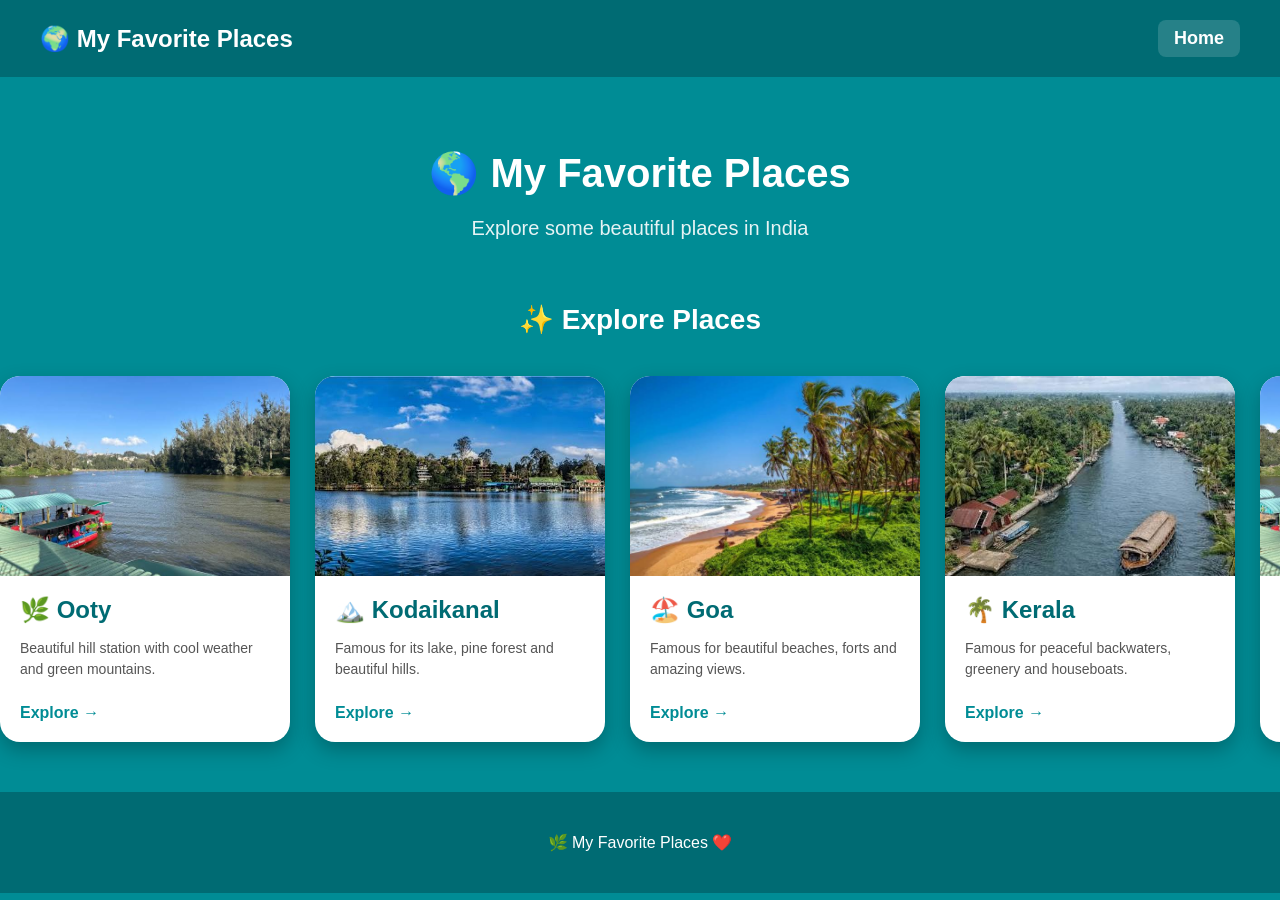
<file: index.html>
<!DOCTYPE html>
<html lang="en">

<head>
    <meta charset="UTF-8">
    <meta name="viewport" content="width=device-width, initial-scale=1.0">
    <title>My Favorite Places</title>
    <link rel="stylesheet" href="style.css">
</head>

<body>

    <!-- Navigation Bar -->
    <nav>
        <h2>🌍 My Favorite Places</h2>
        <a href="index.html">Home</a>
    </nav>

    <!-- Welcome Section -->
    <section class="hero">
        <h1>🌎 My Favorite Places</h1>
        <p>Explore some beautiful places in India</p>
    </section>

    <h2 class="section-title">✨ Explore Places</h2>

    <!-- Moving Cards Slider -->
    <div class="slider">
        <div class="card-track">

            <!-- OOTY CARD -->
            <a href="ooty.html" class="place-card">
                <img src="images/ooty-lake.jpg" alt="Ooty Lake">
                <div class="card-content">
                    <h2>🌿 Ooty</h2>
                    <p>Beautiful hill station with cool weather and green mountains.</p>
                    <span>Explore →</span>
                </div>
            </a>

            <!-- KODAIKANAL CARD -->
            <a href="kodaikanal.html" class="place-card">
                <img src="images/kodaikanal-lake.jpg" alt="Kodaikanal Lake">
                <div class="card-content">
                     <h2>🏔️ Kodaikanal</h2>
                     <p>Famous for its lake, pine forest and beautiful hills.</p>
                     <span>Explore →</span>
               </div>
            </a>

            <!-- GOA CARD -->
            <a href="goa.html" class="place-card">
                <img src="images/goa-beach.jpg" alt="Goa Beach">
                <div class="card-content">
                    <h2>🏖️ Goa</h2>
                    <p>Famous for beautiful beaches, forts and amazing views.</p>
                    <span>Explore →</span>
                </div>
            </a>

            <!-- KERALA CARD -->
            <a href="kerala.html" class="place-card">
                <img src="images/kerala-backwaters.jpg" alt="Kerala Backwaters">
                <div class="card-content">
                    <h2>🌴 Kerala</h2>
                    <p>Famous for peaceful backwaters, greenery and houseboats.</p>
                    <span>Explore →</span>
                </div>
            </a>

            <!-- DUPLICATE CARDS FOR SEAMLESS CONTINUOUS LOOP -->
            <a href="ooty.html" class="place-card">
                <img src="images/ooty-lake.jpg" alt="Ooty Lake">
                <div class="card-content">
                    <h2>🌿 Ooty</h2>
                    <p>Beautiful hill station with cool weather and green mountains.</p>
                    <span>Explore →</span>
                </div>
            </a>

            <a href="kodaikanal.html" class="place-card">
                <img src="images/kodaikanal-lake.jpg" alt="Kodaikanal Lake">
                <div class="card-content">
                    <h2>🏔️ Kodaikanal</h2>
                    <p>Famous for its lake, pine forest and beautiful hills.</p>
                    <span>Explore →</span>
                </div>
            </a>

            <a href="goa.html" class="place-card">
                <img src="images/goa-beach.jpg" alt="Goa Beach">
                <div class="card-content">
                    <h2>🏖️ Goa</h2>
                    <p>Famous for beautiful beaches, forts and amazing views.</p>
                    <span>Explore →</span>
                </div>
            </a>

            <a href="kerala.html" class="place-card">
                <img src="images/kerala-backwaters.jpg" alt="Kerala Backwaters">
                <div class="card-content">
                    <h2>🌴 Kerala</h2>
                    <p>Famous for peaceful backwaters, greenery and houseboats.</p>
                    <span>Explore →</span>
                </div>
            </a>

        </div>
    </div>

    <!-- Footer -->
    <footer>
        <p>🌿 My Favorite Places ❤️</p>
    </footer>

</body>

</html>
</file>
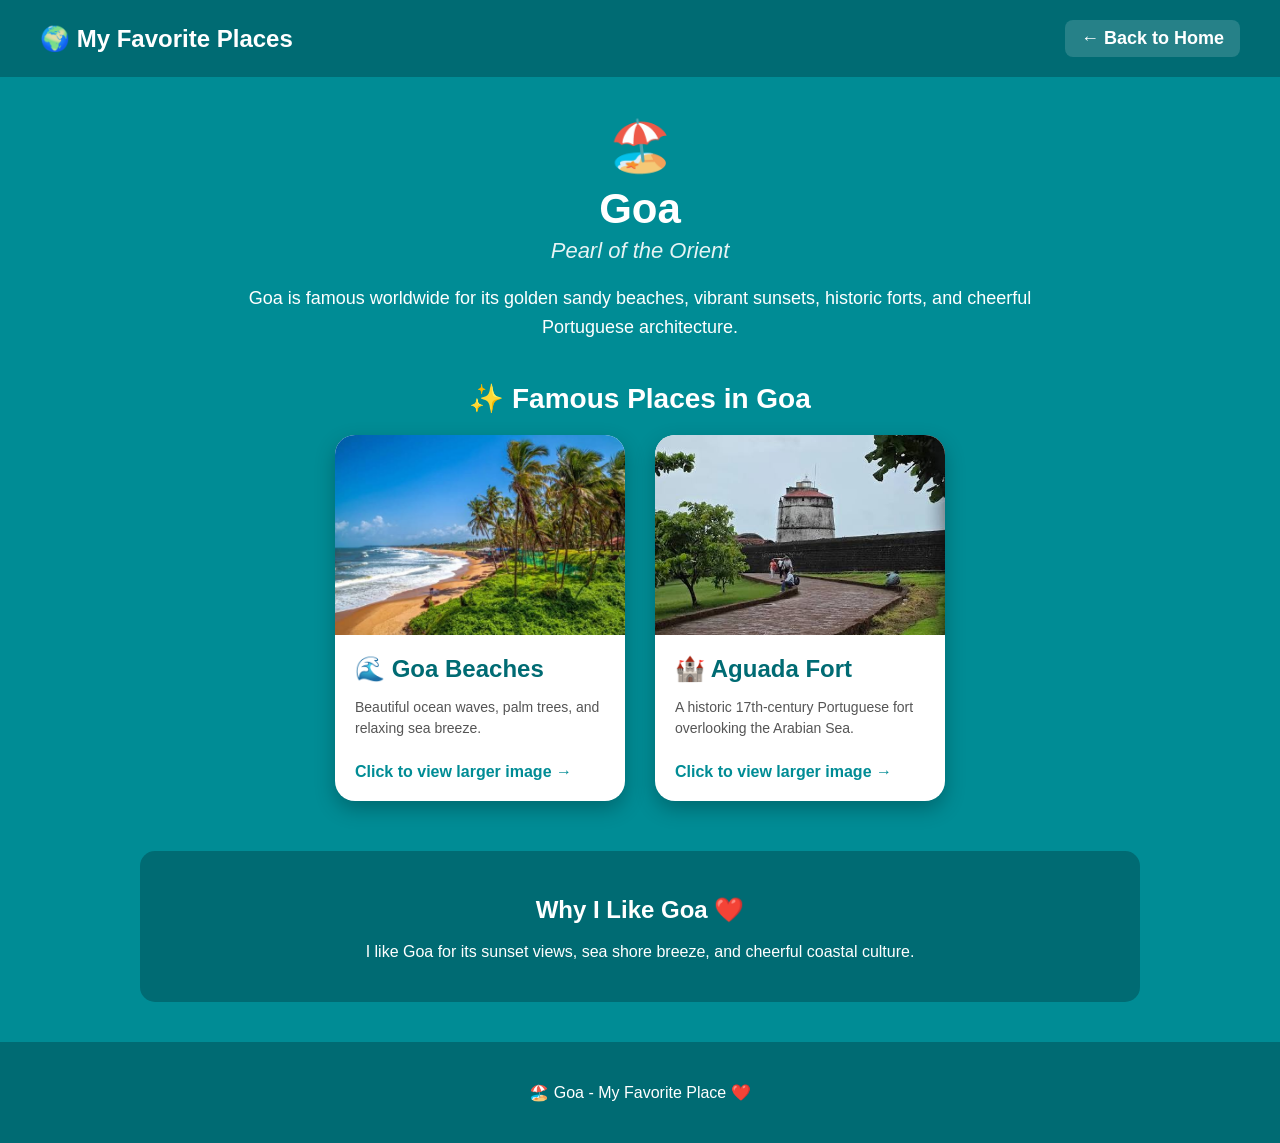
<file: goa.html>
<!DOCTYPE html>
<html lang="en">

<head>
    <meta charset="UTF-8">
    <meta name="viewport" content="width=device-width, initial-scale=1.0">
    <title>Goa - My Favorite Places</title>
    <link rel="stylesheet" href="style.css">
</head>

<body>

    <!-- Navigation Bar -->
    <nav>
        <h2>🌍 My Favorite Places</h2>
        <a href="index.html">← Back to Home</a>
    </nav>

    <!-- Main Content -->
    <section class="place-page">

        <div class="place-emoji">🏖️</div>
        <h1>Goa</h1>
        <div class="place-subtitle">Pearl of the Orient</div>

        <p class="place-description">
            Goa is famous worldwide for its golden sandy beaches, vibrant sunsets, historic forts, and cheerful Portuguese architecture.
        </p>

        <h2 class="section-title">✨ Famous Places in Goa</h2>

        <!-- Gallery Grid -->
        <div class="gallery-grid">

            <!-- GOA BEACH -->
            <div class="gallery-card">
                <a href="images/goa-beach.jpg" target="_blank">
                    <img src="images/goa-beach.jpg" alt="Goa Beach">
                    <div class="card-content">
                        <h2>🌊 Goa Beaches</h2>
                        <p>Beautiful ocean waves, palm trees, and relaxing sea breeze.</p>
                        <span>Click to view larger image →</span>
                    </div>
                </a>
            </div>

            <!-- FORT AGUADA -->
            <div class="gallery-card">
                <a href="images/aguada-fort.jpg" target="_blank">
                    <img src="images/aguada-fort.jpg" alt="Aguada Fort">
                    <div class="card-content">
                        <h2>🏰 Aguada Fort</h2>
                        <p>A historic 17th-century Portuguese fort overlooking the Arabian Sea.</p>
                        <span>Click to view larger image →</span>
                    </div>
                </a>
            </div>

        </div>

        <div class="like-section">
            <h2>Why I Like Goa ❤️</h2>
            <p>I like Goa for its sunset views, sea shore breeze, and cheerful coastal culture.</p>
        </div>

    </section>

    <!-- Footer -->
    <footer>
        <p>🏖️ Goa - My Favorite Place ❤️</p>
    </footer>

</body>

</html>
</file>
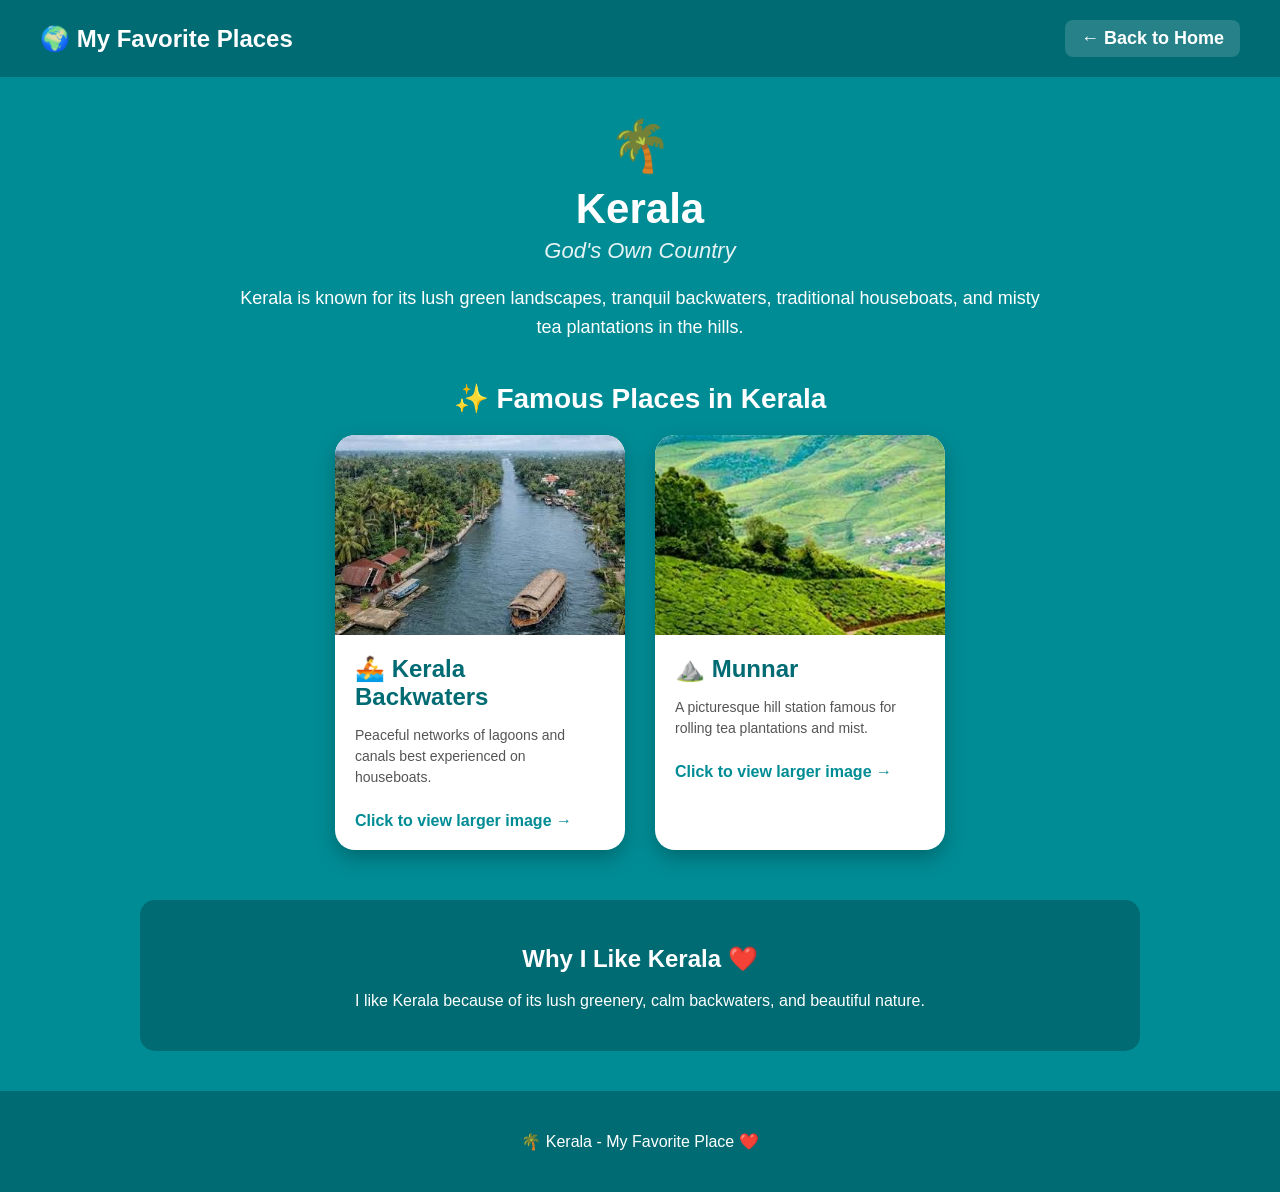
<file: kerala.html>
<!DOCTYPE html>
<html lang="en">

<head>
    <meta charset="UTF-8">
    <meta name="viewport" content="width=device-width, initial-scale=1.0">
    <title>Kerala - My Favorite Places</title>
    <link rel="stylesheet" href="style.css">
</head>

<body>

    <!-- Navigation Bar -->
    <nav>
        <h2>🌍 My Favorite Places</h2>
        <a href="index.html">← Back to Home</a>
    </nav>

    <!-- Main Content -->
    <section class="place-page">

        <div class="place-emoji">🌴</div>
        <h1>Kerala</h1>
        <div class="place-subtitle">God's Own Country</div>

        <p class="place-description">
            Kerala is known for its lush green landscapes, tranquil backwaters, traditional houseboats, and misty tea plantations in the hills.
        </p>

        <h2 class="section-title">✨ Famous Places in Kerala</h2>

        <!-- Gallery Grid -->
        <div class="gallery-grid">

            <!-- KERALA BACKWATERS -->
            <div class="gallery-card">
                <a href="images/kerala-backwaters.jpg" target="_blank">
                    <img src="images/kerala-backwaters.jpg" alt="Kerala Backwaters">
                    <div class="card-content">
                        <h2>🚣 Kerala Backwaters</h2>
                        <p>Peaceful networks of lagoons and canals best experienced on houseboats.</p>
                        <span>Click to view larger image →</span>
                    </div>
                </a>
            </div>

            <!-- MUNNAR -->
            <div class="gallery-card">
                <a href="images/munnar.jpg" target="_blank">
                    <img src="images/munnar.jpg" alt="Munnar">
                    <div class="card-content">
                        <h2>⛰️ Munnar</h2>
                        <p>A picturesque hill station famous for rolling tea plantations and mist.</p>
                        <span>Click to view larger image →</span>
                    </div>
                </a>
            </div>

        </div>

        <div class="like-section">
            <h2>Why I Like Kerala ❤️</h2>
            <p>I like Kerala because of its lush greenery, calm backwaters, and beautiful nature.</p>
        </div>

    </section>

    <!-- Footer -->
    <footer>
        <p>🌴 Kerala - My Favorite Place ❤️</p>
    </footer>

</body>

</html>
</file>
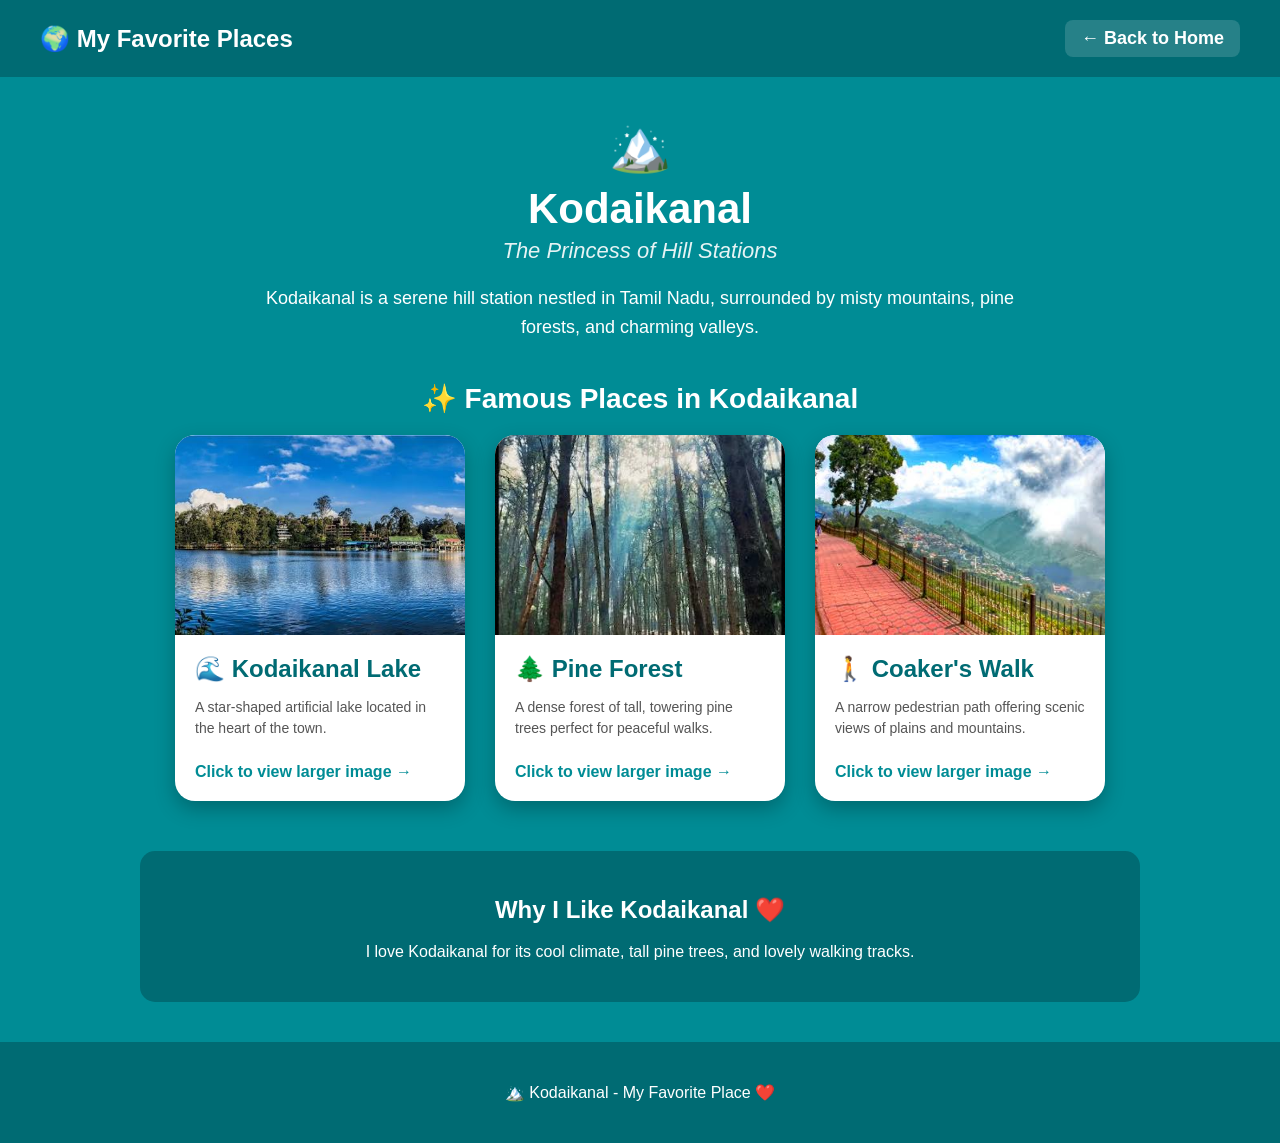
<file: kodaikanal.html>
<!DOCTYPE html>
<html lang="en">

<head>
    <meta charset="UTF-8">
    <meta name="viewport" content="width=device-width, initial-scale=1.0">
    <title>Kodaikanal - My Favorite Places</title>
    <link rel="stylesheet" href="style.css">
</head>

<body>

    <!-- Navigation Bar -->
    <nav>
        <h2>🌍 My Favorite Places</h2>
        <a href="index.html">← Back to Home</a>
    </nav>

    <!-- Main Content -->
    <section class="place-page">

        <div class="place-emoji">🏔️</div>
        <h1>Kodaikanal</h1>
        <div class="place-subtitle">The Princess of Hill Stations</div>

        <p class="place-description">
            Kodaikanal is a serene hill station nestled in Tamil Nadu, surrounded by misty mountains, pine forests, and charming valleys.
        </p>

        <h2 class="section-title">✨ Famous Places in Kodaikanal</h2>

        <!-- Gallery Grid -->
        <div class="gallery-grid">

            <!-- KODAIKANAL LAKE -->
            <div class="gallery-card">
                <a href="images/kodaikanal-lake.jpg" target="_blank">
                    <img src="images/kodaikanal-lake.jpg" alt="Kodaikanal Lake">
                    <div class="card-content">
                        <h2>🌊 Kodaikanal Lake</h2>
                        <p>A star-shaped artificial lake located in the heart of the town.</p>
                        <span>Click to view larger image →</span>
                    </div>
                </a>
            </div>

            <!-- PINE FOREST -->
            <div class="gallery-card">
                <a href="images/pine-forest.jpg" target="_blank">
                    <img src="images/pine-forest.jpg" alt="Pine Forest">
                    <div class="card-content">
                        <h2>🌲 Pine Forest</h2>
                        <p>A dense forest of tall, towering pine trees perfect for peaceful walks.</p>
                        <span>Click to view larger image →</span>
                    </div>
                </a>
            </div>

            <!-- COAKER'S WALK -->
            <div class="gallery-card">
                <a href="images/coakers-walk.jpg" target="_blank">
                    <img src="images/coakers-walk.jpg" alt="Coaker's Walk">
                    <div class="card-content">
                        <h2>🚶 Coaker's Walk</h2>
                        <p>A narrow pedestrian path offering scenic views of plains and mountains.</p>
                        <span>Click to view larger image →</span>
                    </div>
                </a>
            </div>

        </div>

        <div class="like-section">
            <h2>Why I Like Kodaikanal ❤️</h2>
            <p>I love Kodaikanal for its cool climate, tall pine trees, and lovely walking tracks.</p>
        </div>

    </section>

    <!-- Footer -->
    <footer>
        <p>🏔️ Kodaikanal - My Favorite Place ❤️</p>
    </footer>

</body>

</html>
</file>
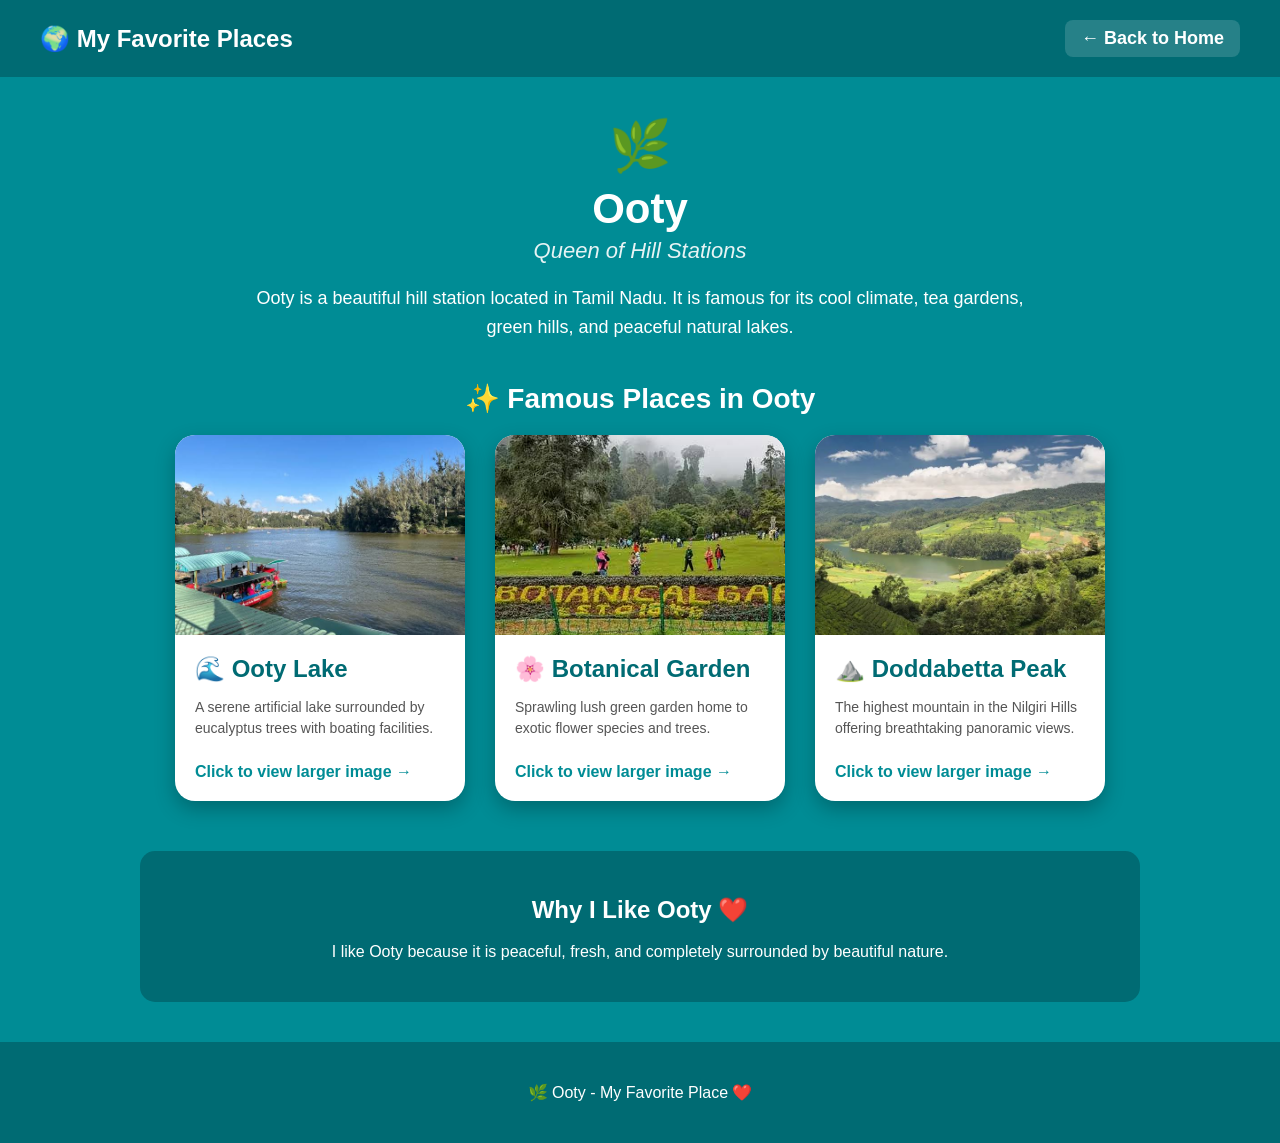
<file: ooty.html>
<!DOCTYPE html>
<html lang="en">

<head>
    <meta charset="UTF-8">
    <meta name="viewport" content="width=device-width, initial-scale=1.0">
    <title>Ooty - My Favorite Places</title>
    <link rel="stylesheet" href="style.css">
</head>

<body>

    <!-- Navigation Bar -->
    <nav>
        <h2>🌍 My Favorite Places</h2>
        <a href="index.html">← Back to Home</a>
    </nav>

    <!-- Main Content -->
    <section class="place-page">

        <div class="place-emoji">🌿</div>
        <h1>Ooty</h1>
        <div class="place-subtitle">Queen of Hill Stations</div>

        <p class="place-description">
            Ooty is a beautiful hill station located in Tamil Nadu. It is famous for its cool climate, tea gardens, green hills, and peaceful natural lakes.
        </p>

        <h2 class="section-title">✨ Famous Places in Ooty</h2>

        <!-- Gallery Grid -->
        <div class="gallery-grid">

            <!-- OOTY LAKE -->
            <div class="gallery-card">
                <a href="images/ooty-lake.jpg" target="_blank">
                    <img src="images/ooty-lake.jpg" alt="Ooty Lake">
                    <div class="card-content">
                        <h2>🌊 Ooty Lake</h2>
                        <p>A serene artificial lake surrounded by eucalyptus trees with boating facilities.</p>
                        <span>Click to view larger image →</span>
                    </div>
                </a>
            </div>

            <!-- BOTANICAL GARDEN -->
            <div class="gallery-card">
                <a href="images/botanical-garden.jpg" target="_blank">
                    <img src="images/botanical-garden.jpg" alt="Botanical Garden">
                    <div class="card-content">
                        <h2>🌸 Botanical Garden</h2>
                        <p>Sprawling lush green garden home to exotic flower species and trees.</p>
                        <span>Click to view larger image →</span>
                    </div>
                </a>
            </div>

            <!-- DODDABETTA PEAK -->
            <div class="gallery-card">
                <a href="images/doddabetta.jpg" target="_blank">
                    <img src="images/doddabetta.jpg" alt="Doddabetta Peak">
                    <div class="card-content">
                        <h2>⛰️ Doddabetta Peak</h2>
                        <p>The highest mountain in the Nilgiri Hills offering breathtaking panoramic views.</p>
                        <span>Click to view larger image →</span>
                    </div>
                </a>
            </div>

        </div>

        <div class="like-section">
            <h2>Why I Like Ooty ❤️</h2>
            <p>I like Ooty because it is peaceful, fresh, and completely surrounded by beautiful nature.</p>
        </div>

    </section>

    <!-- Footer -->
    <footer>
        <p>🌿 Ooty - My Favorite Place ❤️</p>
    </footer>

</body>

</html>
</file>
<file: style.css>
/* =========================
   GENERAL PAGE STYLES
========================= */

body {
    margin: 0;
    font-family: Arial, sans-serif;
    background-color: #008C95; /* Peacock Blue */
    color: white;
}

/* =========================
   NAVIGATION BAR
========================= */

nav {
    display: flex;
    justify-content: space-between;
    align-items: center;
    padding: 20px 40px;
    background-color: #006B73; /* Darker Peacock Blue */
}

nav h2 {
    margin: 0;
}

nav a {
    color: white;
    text-decoration: none;
    font-size: 18px;
    font-weight: bold;
    background-color: rgba(255, 255, 255, 0.15);
    padding: 8px 16px;
    border-radius: 8px;
    transition: background-color 0.3s ease;
}

nav a:hover {
    background-color: rgba(255, 255, 255, 0.3);
}

/* =========================
   HERO / WELCOME SECTION
========================= */

.hero {
    text-align: center;
    padding: 40px 20px 20px;
}

.hero h1 {
    font-size: 40px;
    margin-bottom: 10px;
}

.hero p {
    font-size: 20px;
    opacity: 0.9;
}

.section-title {
    text-align: center;
    font-size: 28px;
    margin-bottom: 20px;
}

/* =========================
   CONTINUOUS MOVING SLIDER
========================= */

.slider {
    width: 100%;
    overflow: hidden;
    padding: 20px 0 50px;
}

.card-track {
    display: flex;
    gap: 25px;
    width: max-content;
    animation: moveCards 25s linear infinite;
}

/* Pause animation on hover for interactive feel */
.slider:hover .card-track {
    animation-play-state: paused;
}

/* =========================
   PLACE CARD & GALLERY CARDS
========================= */

.place-card, .gallery-card {
    width: 290px;
    background-color: white;
    color: #333;
    border-radius: 20px;
    overflow: hidden;
    text-decoration: none;
    flex-shrink: 0;
    box-shadow: 0 8px 20px rgba(0, 0, 0, 0.25);
    transition: transform 0.3s ease, box-shadow 0.3s ease;
}

.place-card:hover, .gallery-card:hover {
    transform: translateY(-8px) scale(1.03);
    box-shadow: 0 12px 25px rgba(0, 0, 0, 0.35);
}

.place-card img, .gallery-card img {
    width: 100%;
    height: 200px;
    object-fit: cover;
    display: block;
    transition: transform 0.4s ease;
}

.place-card:hover img, .gallery-card:hover img {
    transform: scale(1.08);
}

.card-content {
    padding: 20px;
}

.card-content h2 {
    margin-top: 0;
    margin-bottom: 10px;
    color: #006B73;
}

.card-content p {
    line-height: 1.5;
    color: #555;
    font-size: 14px;
}

.card-content span {
    display: inline-block;
    margin-top: 10px;
    color: #008C95;
    font-weight: bold;
}

/* Continuous Animation keyframes */
@keyframes moveCards {
    0% {
        transform: translateX(0);
    }
    100% {
        transform: translateX(-50%);
    }
}

/* =========================
   PLACE SPECIFIC PAGES (Ooty, Kodaikanal, Goa, Kerala)
========================= */

.place-page {
    max-width: 1000px;
    margin: 40px auto;
    padding: 0 20px;
    text-align: center;
}

.place-emoji {
    font-size: 50px;
    margin-bottom: 10px;
}

.place-page h1 {
    font-size: 42px;
    margin: 5px 0;
}

.place-subtitle {
    font-size: 22px;
    font-style: italic;
    opacity: 0.9;
    margin-bottom: 20px;
}

.place-description {
    font-size: 18px;
    line-height: 1.6;
    max-width: 800px;
    margin: 0 auto 40px;
}

/* Image Gallery Grid */
.gallery-grid {
    display: flex;
    flex-wrap: wrap;
    justify-content: center;
    gap: 30px;
    margin-bottom: 50px;
}

.gallery-card {
    text-align: left;
}

.gallery-card a {
    text-decoration: none;
    color: inherit;
    display: block;
}

.like-section {
    background-color: #006B73;
    padding: 25px;
    border-radius: 15px;
    margin-bottom: 40px;
}

/* =========================
   FOOTER
========================= */

footer {
    text-align: center;
    padding: 25px;
    background-color: #006B73;
    margin-top: auto;
}

/* =========================
   MOBILE RESPONSIVENESS
========================= */

@media (max-width: 600px) {
    nav {
        padding: 15px 20px;
    }

    nav h2 {
        font-size: 18px;
    }

    .hero h1 {
        font-size: 30px;
    }

    .place-card, .gallery-card {
        width: 260px;
    }
}
</file>
